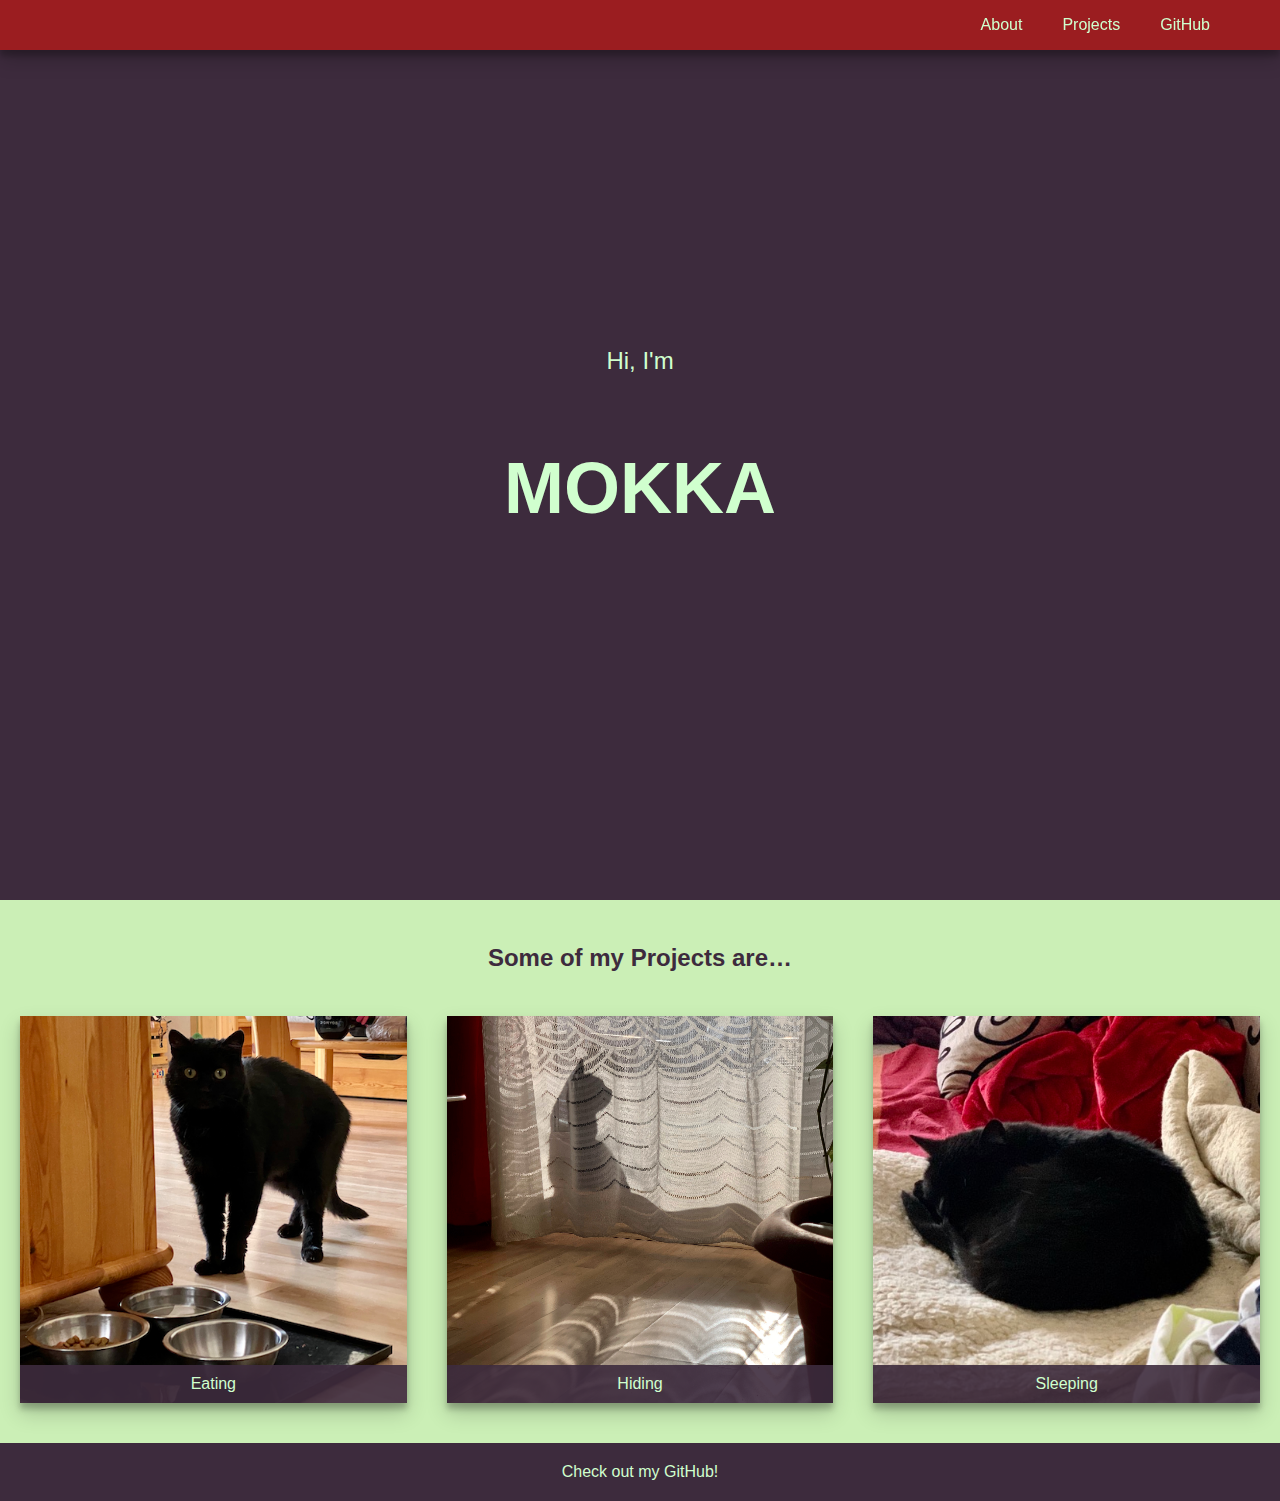
<file: Personal Portfolio Webpage/index.html>
<!DOCTYPE html>
<html lang="en">

<head>
    <meta charset="UTF-8">
    <title>FCC: Personal Portfolio Webpage</title>
    <link rel="stylesheet" href="style.css">
</head>

<body>
    <nav id="navbar">
        <a href="#welcome-section">About</a>
        <a href="#projects">Projects</a>
        <a href="#github">GitHub</a>
    </nav>
    <main>
        <section id="welcome-section">
            <p>Hi, I'm</p>
            <h1>Mokka</h1>
        </section>
        <section id="projects">
            <h2>Some of my Projects are…</h2>
            <div id="tiles">
                <div class="project-tile" id="mokka-eats">
                    <a href="#">Eating</a>
                </div>
                <div class="project-tile" id="mokka-hides">
                    <a href="#">Hiding</a>
                </div>
                <div class="project-tile" id="mokka-sleeps">
                    <a href="#">Sleeping</a>
                </div>
            </div>
        </section>
        <footer id="github">
            <a href="https://github.com/sesamsys" target="_blank" id="profile-link">Check out my GitHub!</a>
        </footer>
    </main>
    <script src="https://cdn.freecodecamp.org/testable-projects-fcc/v1/bundle.js"></script>
</body>

</html>
</file>
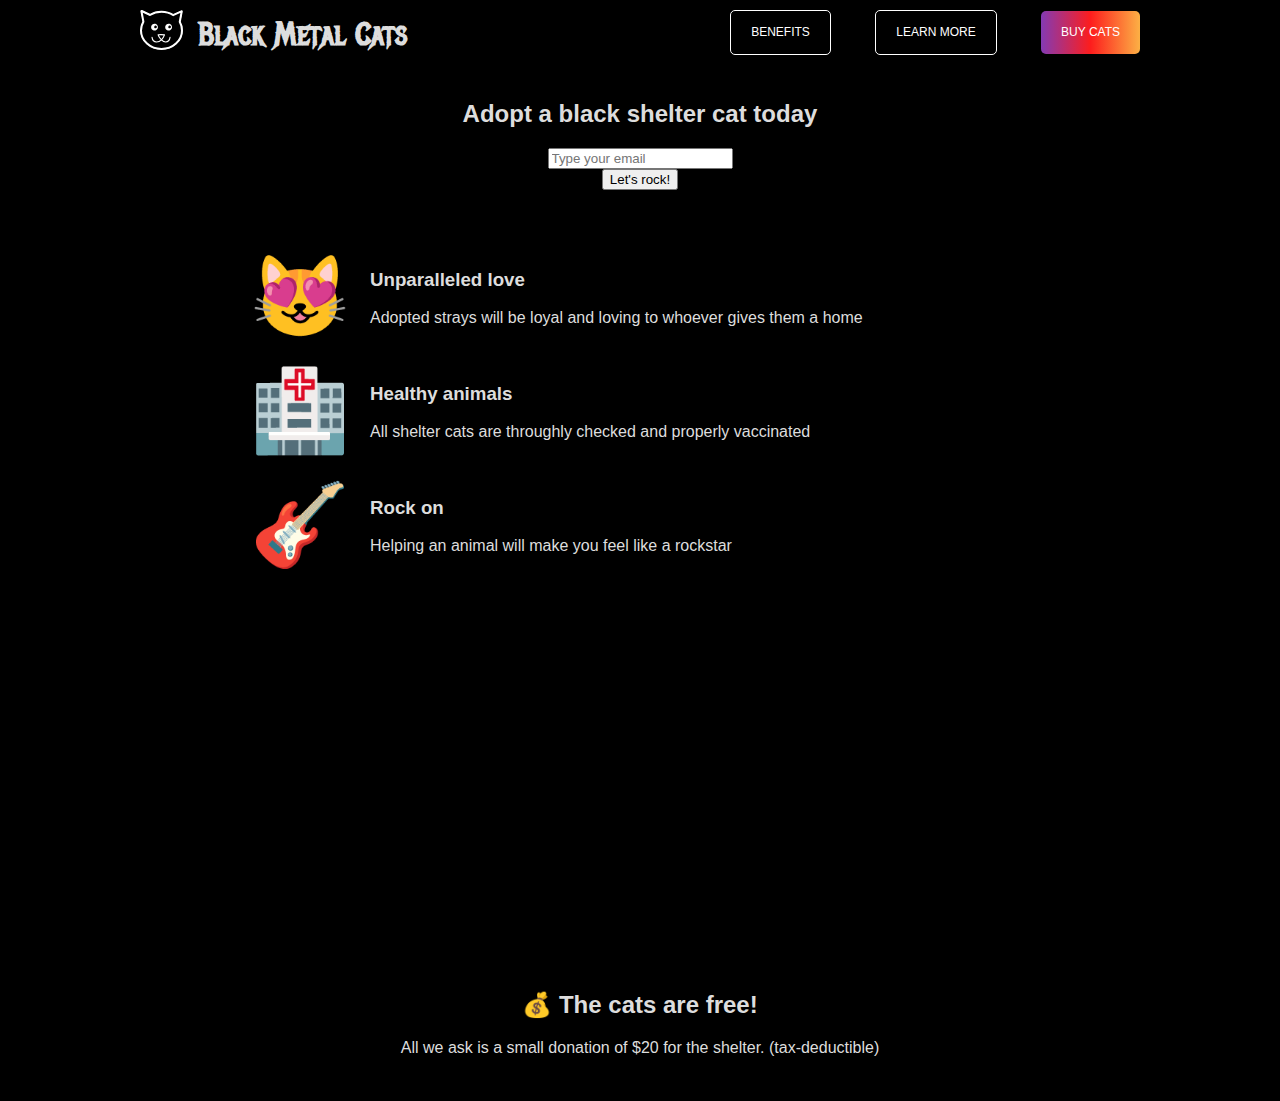
<file: Product Landing Page/index.html>
<!DOCTYPE html>
<html lang="en">
<head>
    <meta charset="UTF-8">
    <meta name="viewport" content="width=device-width, initial-scale=1.0">
    <title>FCC: Product Landing Page</title>
    <link rel="stylesheet" href="style.css">
    <link href="https://fonts.googleapis.com/css2?family=Metal+Mania&display=swap" rel="stylesheet">
</head>
<body>
    <header id="header">
        <div id="header-container">
            <img src="assets/cat_line_art_pitr_Kitty_icon.svg" alt="" id="header-img">
        <h1>Black Metal Cats</h1>
        <nav id="nav-bar">
            <a class="nav-link" href="#benefits">Benefits</a>
            <a class="nav-link" href="#video">Learn More</a>
            <a class="nav-link buy" href="#buy">Buy Cats</a>
        </nav>
        </div>
    </header>
    <main>
        <form id="form" action="https://www.freecodecamp.com/email-submit">
            <h2>Adopt a black shelter cat today</h2>
            <input type="email" id="email" name="email" placeholder="Type your email"><br>
            <input type="submit" id="submit" name="submit" value="Let's rock!">
        </form>
        <div id="benefits">
            <div class="emoji">😻</div>
            <div class="benefit"><h3>Unparalleled love</h3><p>Adopted strays will be loyal and loving to whoever gives them a home</p></div>
            <div class="emoji">🏥</div>
            <div class="benefit"><h3>Healthy animals</h3><p>All shelter cats are throughly checked and properly vaccinated</p></div>
            <div class="emoji">🎸</div>
            <div class="benefit"><h3>Rock on</h3><p>Helping an animal will make you feel like a rockstar</p></div>
        </div>


            <iframe id="video" width="560" height="315" src="https://www.youtube.com/embed/NE0n42z_OQc" frameborder="0" allow="accelerometer; autoplay; encrypted-media; gyroscope; picture-in-picture" allowfullscreen></iframe>
        <div id="buy">
            <h2>💰 The cats are free!</h2><p>All we ask is a small donation of $20 for the shelter. (tax-deductible)</p>
        </div>
    </main>
</body>
<script src="https://cdn.freecodecamp.org/testable-projects-fcc/v1/bundle.js"></script>
</html>
</file>
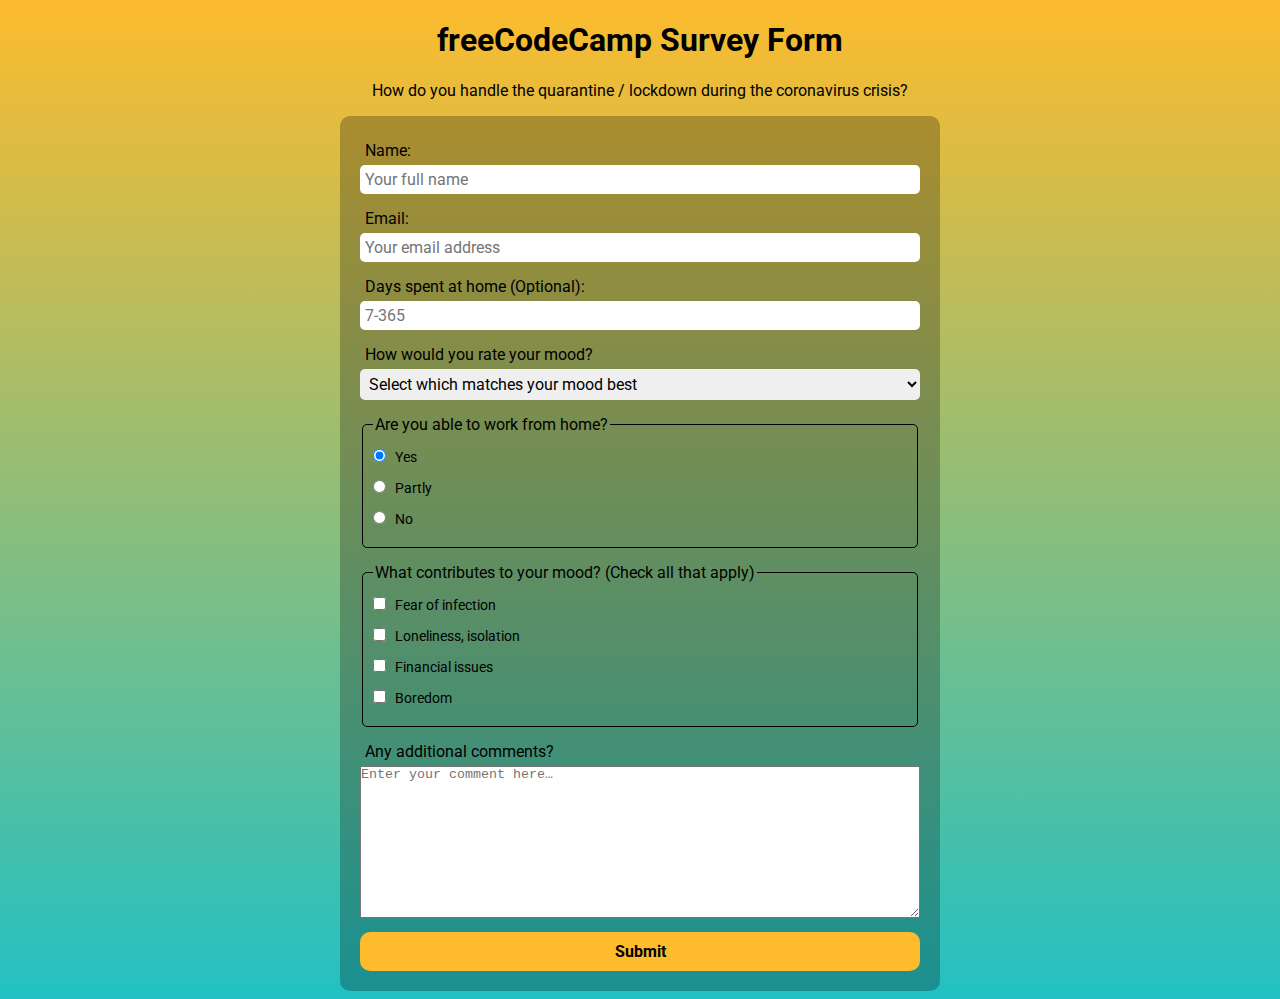
<file: Survey Form/index.html>
<!DOCTYPE html>
<html lang="en">

<head>
    <meta charset="UTF-8">
    <meta name="viewport" content="width=device-width, initial-scale=1.0">
    <title>FCC: Survey Form</title>
    <link rel="stylesheet" href="style.css">
    <link href="https://fonts.googleapis.com/css2?family=Roboto:ital,wght@0,400;0,700;1,400&display=swap"
        rel="stylesheet">
</head>

<body>
    <main>
        <h1 id="title">freeCodeCamp Survey Form</h1>
        <p id="description">How do you handle the quarantine / lockdown during the coronavirus crisis?</p>
        <form action="" id="survey-form">
            <label for="name" id="name-label">Name:</label>
            <input type="text" id="name" name="name" placeholder="Your full name" required>
            <label for="email" id="email-label">Email:</label>
            <input type="email" id="email" name="email" placeholder="Your email address" required>
            <label for="number" id="number-label">Days spent at home (Optional):</label>
            <input type="number" min="7" max="365" id="number" name="number" placeholder="7-365">
            <label for="dropdown">How would you rate your mood?</label>
            <select name="dropdown" id="dropdown" required>
                <option value="" disabled selected>Select which matches your mood best</option>
                <option value="excellent">Excellent</option>
                <option value="good">Good</option>
                <option value="so-so">So-so</option>
                <option value="bad">Bad</option>
                <option value="horrible">Horrible</option>
            </select>
            <fieldset>
                <legend>Are you able to work from home?</legend>
                <input type="radio" id="yes" value="yes" name="work" checked>
                <label for="yes">Yes</label><br>
                <input type="radio" id="partly" value="partly" name="work">
                <label for="partly">Partly</label><br>
                <input type="radio" id="no" value="no" name="work">
                <label for="no">No</label><br>
            </fieldset>
            <fieldset>
                <legend>What contributes to your mood? (Check all that apply)</legend>
                <input type="checkbox" id="fear" value="fear" name="mood">
                <label for="fear">Fear of infection</label><br>
                <input type="checkbox" id="loneliness" value="loneliness" name="mood">
                <label for="loneliness">Loneliness, isolation</label><br>
                <input type="checkbox" id="finances" value="finances" name="mood">
                <label for="finances">Financial issues</label><br>
                <input type="checkbox" id="boredom" value="boredom" name="mood">
                <label for="boredom">Boredom</label><br>
            </fieldset>
            <label for="comments">Any additional comments?</label>
            <textarea name="comments" id="comments" cols="30" rows="10"
                placeholder="Enter your comment here…"></textarea>
            <button id="submit" type="submit">Submit</button>
        </form>
    </main>
</body>
<script src="https://cdn.freecodecamp.org/testable-projects-fcc/v1/bundle.js"></script>

</html>
</file>
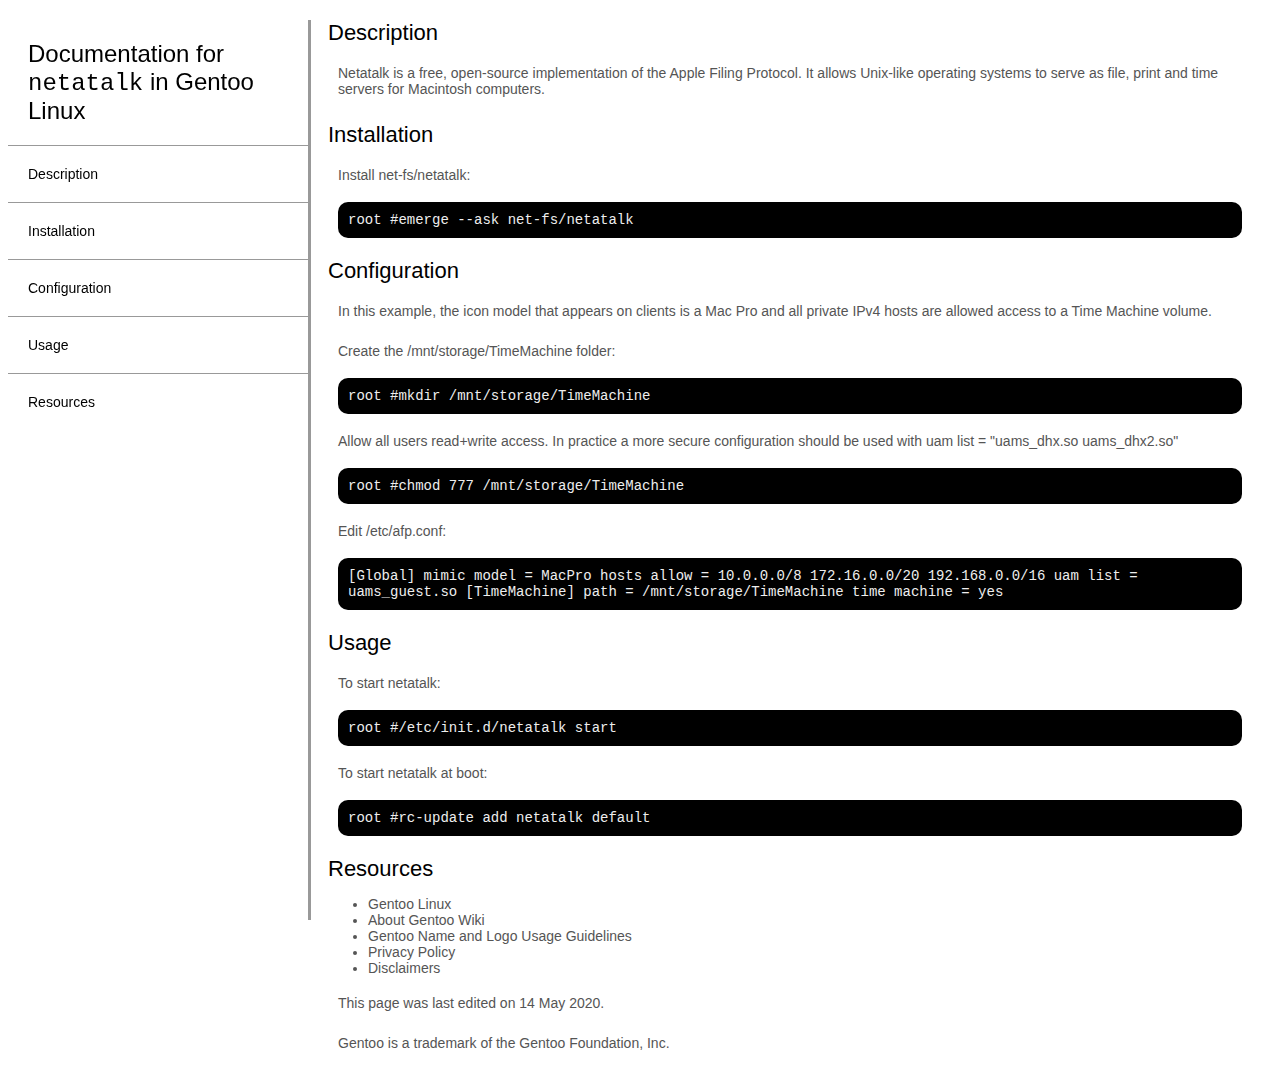
<file: Technical Documentation Page/index.html>
<!DOCTYPE html>
<html lang="en">
<head>
    <meta charset="UTF-8">
    <meta name="viewport" content="initial-scale=1.0">
    <title>FCC: Technical Documentation Page</title>
    <link rel="stylesheet" href="style.css">
</head>
<body>
    <nav id="navbar">
        <header>Documentation for <code>netatalk</code> in Gentoo Linux</header>
        <a href="#description" class="nav-link">Description</a>
        <a href="#installation" class="nav-link">Installation</a>
        <a href="#configuration" class="nav-link">Configuration</a>
        <a href="#usage" class="nav-link">Usage</a>
        <a href="#resources" class="nav-link">Resources</a>
    </nav>
    <main id="main-doc">
        <section class="main-section" id="description">
            <header>Description</header>
            <p>Netatalk is a free, open-source implementation of the Apple Filing Protocol. It allows Unix-like operating systems to serve as file, print and time servers for Macintosh computers.</p>
        </section>
        <section class="main-section" id="installation">
            <header>Installation</header>
            <p>Install net-fs/netatalk:</p>
            <code>root #emerge --ask net-fs/netatalk</code>
        </section>
        <section class="main-section" id="configuration">
            <header>Configuration</header>
            <p>In this example, the icon model that appears on clients is a Mac Pro and all private IPv4 hosts are allowed access to a Time Machine volume.</p>
            <p>Create the /mnt/storage/TimeMachine folder:</p>
            <code>root #mkdir /mnt/storage/TimeMachine</code>
            <p>Allow all users read+write access. In practice a more secure configuration should be used with uam list = "uams_dhx.so uams_dhx2.so"</p>
            <code>root #chmod 777 /mnt/storage/TimeMachine</code>
            <p>Edit /etc/afp.conf:</p>
            <code>[Global]
                mimic model = MacPro
                hosts allow = 10.0.0.0/8 172.16.0.0/20 192.168.0.0/16
                uam list = uams_guest.so
            [TimeMachine]
                path = /mnt/storage/TimeMachine
                time machine = yes</code>
        </section>
        <section class="main-section" id="usage">
            <header>Usage</header>
            <p>To start netatalk:</p>
            <code>root #/etc/init.d/netatalk start</code>
            <p>To start netatalk at boot:</p>
            <code>root #rc-update add netatalk default</code>
        </section>
        <section class="main-section" id="resources">
            <header>Resources</header>
            <ul>
                <li>Gentoo Linux</li>
                <li>About Gentoo Wiki</li>
                <li>Gentoo Name and Logo Usage Guidelines</li>
                <li>Privacy Policy</li>
                <li>Disclaimers</li>
            </ul>
            <p>This page was last edited on 14 May 2020.</p>
            <p>Gentoo is a trademark of the Gentoo Foundation, Inc.</p>
        </section>
    </main>
    <script src="https://cdn.freecodecamp.org/testable-projects-fcc/v1/bundle.js"></script>
</body>
</html>
</file>
<file: Personal Portfolio Webpage/style.css>
body {
    margin: 0;
    padding: 0;
    font-family: Verdana, Geneva, Tahoma, sans-serif;
}

nav {
    margin: 0;
    padding: 0;
}

#welcome-section {
    width: 100%;
    height: 100vh;
    background-color: #3D2B3D;
    color: #D0FFCE;
    display: flex;
    flex-direction: column;
    justify-content: center;
    align-items: center;
}

#welcome-section h1, p {
    display: block;
}

#welcome-section h1 {
    font-size: 72px;
    text-transform: uppercase;
}

#welcome-section p {
    font-size: 24px;
}

#navbar {
    height: 50px;
    width: 100%;
    position: fixed;
    z-index: 1000;
    background-color: #9B1D20;
    top: 0;
    display: flex;
    justify-content: flex-end;
    padding: 0 50px;
    box-sizing: border-box;
    box-shadow: 0 10px 20px rgba(0,0,0,0.19), 0 6px 6px rgba(0,0,0,0.23);
}

#navbar a {
    color: #D0FFCE;
    text-decoration: none;
    display: block;
    padding: 0 20px;
    height: 50px;
    line-height: 50px;
}

#navbar a:hover {
    background-color: #3D2B3D;
}

#projects {
    text-align: center;
    background-color: #CBEFB6;
    padding: 20px 0 20px 0;
}

#projects h2 {
    margin: 0;
    padding: 1em;
    color: #3D2B3D;
}

#tiles {
    display: flex;
    justify-content: space-evenly;
    flex-wrap: wrap;
}

.project-tile {
    max-width: 500px;
    margin: 20px;
    flex: 1 0 auto;
    display: inline-block;
    background-color: #635D5C;
    position: relative;
    box-shadow: 0 10px 20px rgba(0,0,0,0.19), 0 6px 6px rgba(0,0,0,0.23);
}

@media screen and (max-width: 800px) {
    .project-tile { min-width: 500px; }
}

.project-tile:after {
    content: '';
    padding-top: 100%;
    display: table;
}

.project-tile a {
    position: absolute;
    left: 0;
    bottom: 0;
    width: 100%;
    padding: 10px 0 10px 0;
    color: #D0FFCE;
    text-decoration: none;
    background-color: rgba(61, 43, 61, 0.9);
}

#mokka-eats {
    background: url(assets/mokka-eats.png);
    background-size: cover;
}

#mokka-hides {
    background: url(assets/mokka-hides.jpeg);
    background-size: cover;
}

#mokka-sleeps {
    background: url(assets/mokka-sleeps.png);
    background-size: cover;
}

footer {
    padding: 20px;
    background-color: #3D2B3D;
    text-align: center;
}

footer a {
    color: #D0FFCE;
    text-decoration: none;
}
</file>
<file: Product Landing Page/style.css>
body {
    background-color: black;
    color: #ddd;
    font-family: 'Lucida Sans', 'Lucida Sans Regular', 'Lucida Grande', 'Lucida Sans Unicode', Geneva, Verdana, sans-serif;
}

header {
    position: fixed;
    top: 0px;
    left: 0px;
    width: 100%;
}

#header-container {
    margin: auto;
    width: 1000px;
    background-color: black;
    padding: 10px;
}

header img {
    height: 40px;
    width: auto;
    filter: invert(1);
    padding-right: 10px;
}

header h1, header nav {
    display: inline;
    vertical-align: bottom;
}

header h1 {
    font-family: 'Metal Mania', cursive;
}

header nav {
    float: right;
}

.nav-link {
    color: white;
    text-decoration: none;
    text-transform: uppercase;
    font-size: 12px;
    height: 39px;
    line-height: 39px;
    padding: 2px 20px 2px 20px;
    margin: 0 20px 0 20px;
    width: auto;
    display: inline-block;
    border-radius: 5px;
    border: 1px solid white;
}

.buy {
    border: 0;
    background: linear-gradient(90deg, rgba(131,58,180,1) 0%, rgba(253,29,29,1) 50%, rgba(252,176,69,1) 100%);
    margin-right: 0;
}

main {
    width: 800px;
    margin: auto;
    margin-top: 100px;
    text-align: center;
}

#benefits {
    text-align: left;
    display: flex;
    flex-wrap: wrap;
    margin: 50px 0 50px 0;
}

.emoji {
    font-size: 80px;
    flex-basis: 100px;
    padding: 10px;
}

@media screen and (max-width: 800px) {
    .emoji {display: none;}
    .benefit {text-align: center;}
}

.benefit {
    flex-basis: 600px;
    flex-grow: 1;
    padding: 10px; 
}

#buy {
    padding: 20px;
}
</file>
<file: Survey Form/style.css>
body {
    font-family: 'Roboto', sans-serif;
    background: rgb(34,193,195);
    background: linear-gradient(0deg, rgba(34,193,195,1) 0%, rgba(253,187,45,1) 100%);
    font-size: 16px;
}

main {
    width: 600px;
    margin: auto;
    text-align: center;
}

form {
    background-color: rgba(0, 0, 0, 0.25);
    padding: 20px;
    border-radius: 10px;
    text-align: left;
}

input, textarea, select, button {
    padding: 0;
    margin: 0;
    box-sizing: border-box;
  }

input {
    margin-bottom: 10px;
}

label, input, button, select, fieldset {
    display: block;
    border: none;
    padding: 5px;
    border-radius: 5px;
    font-family: inherit;
    font-size: 100%;
}

fieldset label, fieldset input {
    display: inline-block;
    font-size: 14px;
    margin-bottom: 5px;
    width: auto;
}

input, select, textarea {
    width: 100% ;
}

fieldset {
    border-radius: 5px;
    border: 1px solid black;
    margin-top: 15px;
    margin-bottom: 10px;
    padding: 10px;
}

#submit {
    border: none;
    border-radius: 10px;
    padding: 10px;
    width: 100%;
    background:rgba(253,187,45,1);
    font-size: 16px;
    font-weight: 700;
    cursor: pointer;
    margin-top: 10px;   
}
</file>
<file: Technical Documentation Page/style.css>
body {
    font-family: 'Lucida Sans', 'Lucida Sans Regular', 'Lucida Grande', 'Lucida Sans Unicode', Geneva, Verdana, sans-serif;
    font-size: 14px;
}

nav {
    width: 300px;
    height: 100%;
    border-right: 3px solid #999999;
    position: fixed;
}

nav header, nav a {
    display: block;
    padding: 20px 10px 20px 20px;
}

nav header {
    font-size: 24px;
}

nav a {
    border-top: 1px solid #999999;
    color: black;
    text-decoration: none;
}

main {
    margin: 0 20px 0 320px; 
}

.main-section header {
    font-size: 22px;
    margin-top: 20px;
}

p {
    padding: 5px 10px 5px 10px;
    color: #555555; 
}

li {
    color: #555555;   
}

.main-section code {
    background-color: black;
    color: #eeeeee;
    margin: 10px;
    padding: 10px;
    border-radius: 10px;
    display: block;
}

@media screen and (max-width: 600px) {
    main {
        margin: 0 20px 0 20px;
    }
    nav {
        width: 100%;
        border-right: none;
        position: initial;
    }
}
</file>
